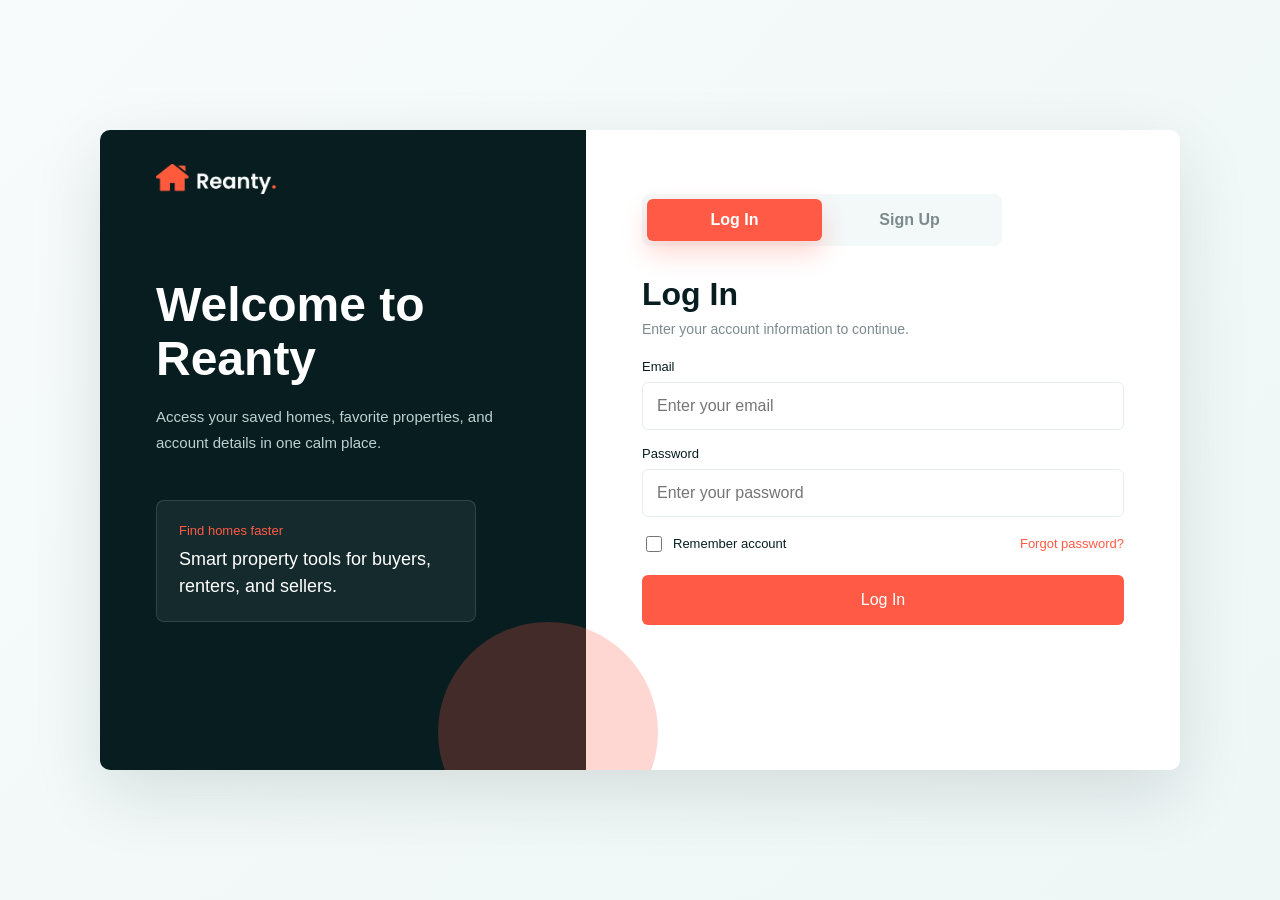
<file: html/account.html>
<!DOCTYPE html>
<html lang="en">
<head>
  <meta charset="UTF-8">
  <meta name="viewport" content="width=device-width, initial-scale=1.0">
  <title>Account | Reanty</title>
  <link rel="stylesheet" href="../css/account.css">
</head>
<body>
  <main class="account-page">
    <section class="account-shell" aria-label="Account access">
      <div class="account-brand">
        <a class="logo" href="../index.html#home">
          <img src="../images/logofooter.png" alt="Reanty">
        </a>
        <h1>Welcome to Reanty</h1>
        <p>Access your saved homes, favorite properties, and account details in one calm place.</p>
        <div class="brand-card">
          <span>Find homes faster</span>
          <strong>Smart property tools for buyers, renters, and sellers.</strong>
        </div>
      </div>

      <div class="account-panel">
        <div class="account-switch" role="tablist" aria-label="Account form switch">
          <button class="switch-btn is-active" type="button" data-panel="login" role="tab" aria-selected="true">Log In</button>
          <button class="switch-btn" type="button" data-panel="signup" role="tab" aria-selected="false">Sign Up</button>
        </div>

        <div class="forms-track">
          <form class="account-form login-form is-active" action="#" method="post" data-form="login">
            <div class="form-heading">
              <h2>Log In</h2>
              <p>Enter your account information to continue.</p>
            </div>

            <label>
              <span>Email</span>
              <input type="email" name="login-email" placeholder="Enter your email">
            </label>

            <label>
              <span>Password</span>
              <input type="password" name="login-password" placeholder="Enter your password">
            </label>

            <div class="form-options">
              <label class="remember">
                <input type="checkbox" name="remember-account">
                <span>Remember account</span>
              </label>
              <a href="#">Forgot password?</a>
            </div>

            <button class="account-submit" type="submit">Log In</button>
          </form>

          <form class="account-form signup-form" action="#" method="post" data-form="signup">
            <div class="form-heading">
              <h2>Create Account</h2>
              <p>Create a free account. No backend connection is required.</p>
            </div>

            <div class="field-grid">
              <label>
                <span>Full Name</span>
                <input type="text" name="full-name" placeholder="Enter your full name">
              </label>

              <label>
                <span>Username</span>
                <input type="text" name="username" placeholder="Choose a username">
              </label>
            </div>

            <label>
              <span>Email</span>
              <input type="email" name="signup-email" placeholder="Enter your email">
            </label>

            <div class="field-grid">
              <label>
                <span>Password</span>
                <input type="password" name="signup-password" placeholder="Create a password">
              </label>

              <label>
                <span>Confirm Password</span>
                <input type="password" name="confirm-password" placeholder="Confirm your password">
              </label>
            </div>

            <div class="field-grid">
              <label>
                <span>Phone Number</span>
                <input type="tel" name="phone" placeholder="Enter your phone number">
              </label>

              <label>
                <span>Birthday</span>
                <input type="date" name="birthday">
              </label>
            </div>

            <label>
              <span>Address</span>
              <input type="text" name="address" placeholder="Enter your address">
            </label>

            <button class="account-submit" type="submit">Sign Up</button>
          </form>
        </div>
      </div>
    </section>
  </main>

  <script>
    const switchButtons = document.querySelectorAll('.switch-btn');
    const accountForms = document.querySelectorAll('.account-form');

    const showAccountForm = (panel) => {
      switchButtons.forEach((button) => {
        const isActive = button.dataset.panel === panel;
        button.classList.toggle('is-active', isActive);
        button.setAttribute('aria-selected', isActive);
      });

      accountForms.forEach((form) => {
        form.classList.toggle('is-active', form.dataset.form === panel);
      });

      if (window.location.hash !== `#${panel}`) {
        history.replaceState(null, '', `#${panel}`);
      }
    };

    switchButtons.forEach((button) => {
      button.addEventListener('click', () => showAccountForm(button.dataset.panel));
    });

    accountForms.forEach((form) => {
      form.addEventListener('submit', (event) => {
        event.preventDefault();
        window.location.href = '../index.html#home';
      });
    });

    window.addEventListener('hashchange', () => {
      showAccountForm(window.location.hash === '#signup' ? 'signup' : 'login');
    });

    showAccountForm(window.location.hash === '#signup' ? 'signup' : 'login');
  </script>
</body>
</html>
</file>
<file: css/account.css>
:root {
  --dark: #071d1f;
  --muted: #7c8a8d;
  --light: #f3f8f8;
  --line: #e7eeee;
  --orange: #ff5a45;
  --orange-dark: #e84b38;
  --orange-soft: #fff0ee;
  --white: #ffffff;
  --shadow: 0 24px 70px rgba(7, 29, 31, 0.12);
}

* {
  box-sizing: border-box;
}

body {
  min-height: 100vh;
  margin: 0;
  color: var(--dark);
  font-family: Arial, Helvetica, sans-serif;
  background: linear-gradient(135deg, #f7fbfb 0%, #eef6f6 100%);
}

a {
  color: inherit;
  text-decoration: none;
}

button,
input {
  font: inherit;
}

.account-page {
  display: grid;
  min-height: 100vh;
  place-items: center;
  padding: 40px 24px;
}

.account-shell {
  display: grid;
  grid-template-columns: 0.9fr 1.1fr;
  width: min(100%, 1080px);
  min-height: 640px;
  overflow: hidden;
  border-radius: 10px;
  background: var(--white);
  box-shadow: var(--shadow);
}

.account-brand {
  position: relative;
  display: flex;
  flex-direction: column;
  justify-content: center;
  padding: 56px;
  color: var(--white);
  background: #071d1f;
}

.account-brand::after {
  position: absolute;
  right: -72px;
  bottom: -72px;
  width: 220px;
  height: 220px;
  content: "";
  border-radius: 50%;
  background: rgba(255, 90, 69, 0.24);
}

.logo {
  position: absolute;
  top: 34px;
  left: 56px;
  display: inline-flex;
}

.logo img {
  width: 128px;
  height: auto;
}

.account-brand h1 {
  max-width: 360px;
  margin: 0 0 18px;
  font-size: clamp(34px, 4vw, 48px);
  line-height: 1.12;
}

.account-brand p {
  max-width: 340px;
  margin: 0;
  color: #bed0d1;
  font-size: 15px;
  line-height: 1.75;
}

.brand-card {
  position: relative;
  z-index: 1;
  width: min(100%, 320px);
  margin-top: 44px;
  padding: 22px;
  border: 1px solid rgba(255, 255, 255, 0.12);
  border-radius: 8px;
  background: rgba(255, 255, 255, 0.06);
}

.brand-card span,
.brand-card strong {
  display: block;
}

.brand-card span {
  margin-bottom: 8px;
  color: var(--orange);
  font-size: 13px;
}

.brand-card strong {
  color: var(--white);
  font-size: 18px;
  font-weight: 500;
  line-height: 1.45;
}

.account-panel {
  display: flex;
  flex-direction: column;
  justify-content: center;
  padding: 48px 56px;
}

.account-switch {
  display: grid;
  grid-template-columns: 1fr 1fr;
  width: min(100%, 360px);
  padding: 5px;
  margin-bottom: 30px;
  border-radius: 8px;
  background: var(--light);
}

.switch-btn {
  min-height: 42px;
  color: var(--muted);
  border: 0;
  border-radius: 6px;
  background: transparent;
  cursor: pointer;
  font-weight: 600;
  transition: color 0.25s ease, background-color 0.25s ease, box-shadow 0.25s ease;
}

.switch-btn.is-active {
  color: var(--white);
  background: var(--orange);
  box-shadow: 0 12px 24px rgba(255, 90, 69, 0.24);
}

.forms-track {
  position: relative;
  min-height: 430px;
}

.account-form {
  position: absolute;
  inset: 0;
  display: grid;
  gap: 16px;
  opacity: 0;
  pointer-events: none;
  transform: translateX(28px);
  transition: opacity 0.32s ease, transform 0.32s ease;
}

.account-form.is-active {
  position: relative;
  opacity: 1;
  pointer-events: auto;
  transform: translateX(0);
}

.form-heading h2 {
  margin: 0 0 8px;
  color: var(--dark);
  font-size: 32px;
  line-height: 1.15;
}

.form-heading p {
  margin: 0 0 6px;
  color: var(--muted);
  font-size: 14px;
}

.field-grid {
  display: grid;
  grid-template-columns: 1fr 1fr;
  gap: 14px;
}

.account-form label {
  display: grid;
  gap: 8px;
}

.account-form label span,
.form-options {
  color: var(--dark);
  font-size: 13px;
}

.account-form input {
  width: 100%;
  min-height: 48px;
  padding: 0 14px;
  color: var(--dark);
  border: 1px solid var(--line);
  border-radius: 6px;
  background: var(--white);
  outline: none;
  transition: border-color 0.25s ease, box-shadow 0.25s ease;
}

.account-form input:focus {
  border-color: var(--orange);
  box-shadow: 0 0 0 4px rgba(255, 90, 69, 0.12);
}

.form-options {
  display: flex;
  align-items: center;
  justify-content: space-between;
  gap: 18px;
}

.remember {
  display: inline-flex !important;
  grid-template-columns: auto 1fr;
  align-items: center;
  gap: 8px !important;
  color: var(--muted);
}

.remember input {
  width: 16px;
  min-height: 16px;
  accent-color: var(--orange);
}

.form-options a {
  color: var(--orange);
}

.account-submit {
  min-height: 50px;
  margin-top: 4px;
  color: var(--white);
  border: 0;
  border-radius: 6px;
  background: var(--orange);
  cursor: pointer;
  font-weight: 500;
  transition: background-color 0.25s ease, box-shadow 0.25s ease, transform 0.25s ease;
}

.account-submit:hover,
.account-submit:focus-visible {
  background: var(--orange-dark);
  box-shadow: 0 16px 28px rgba(255, 90, 69, 0.28);
  transform: translateY(-2px);
}

@media (max-width: 900px) {
  .account-shell {
    grid-template-columns: 1fr;
  }

  .account-brand {
    min-height: 300px;
    padding: 104px 34px 34px;
  }

  .logo {
    left: 34px;
  }

  .account-panel {
    padding: 36px 34px 42px;
  }
}

@media (max-width: 640px) {
  .account-page {
    padding: 20px 14px;
  }

  .account-shell {
    border-radius: 8px;
  }

  .account-brand {
    min-height: 260px;
    padding: 94px 22px 28px;
  }

  .logo {
    top: 28px;
    left: 22px;
  }

  .logo img {
    width: 112px;
  }

  .account-brand h1 {
    font-size: 32px;
  }

  .brand-card {
    display: none;
  }

  .account-panel {
    padding: 28px 20px 34px;
  }

  .field-grid {
    grid-template-columns: 1fr;
  }

  .form-options {
    align-items: flex-start;
    flex-direction: column;
  }
}
</file>
